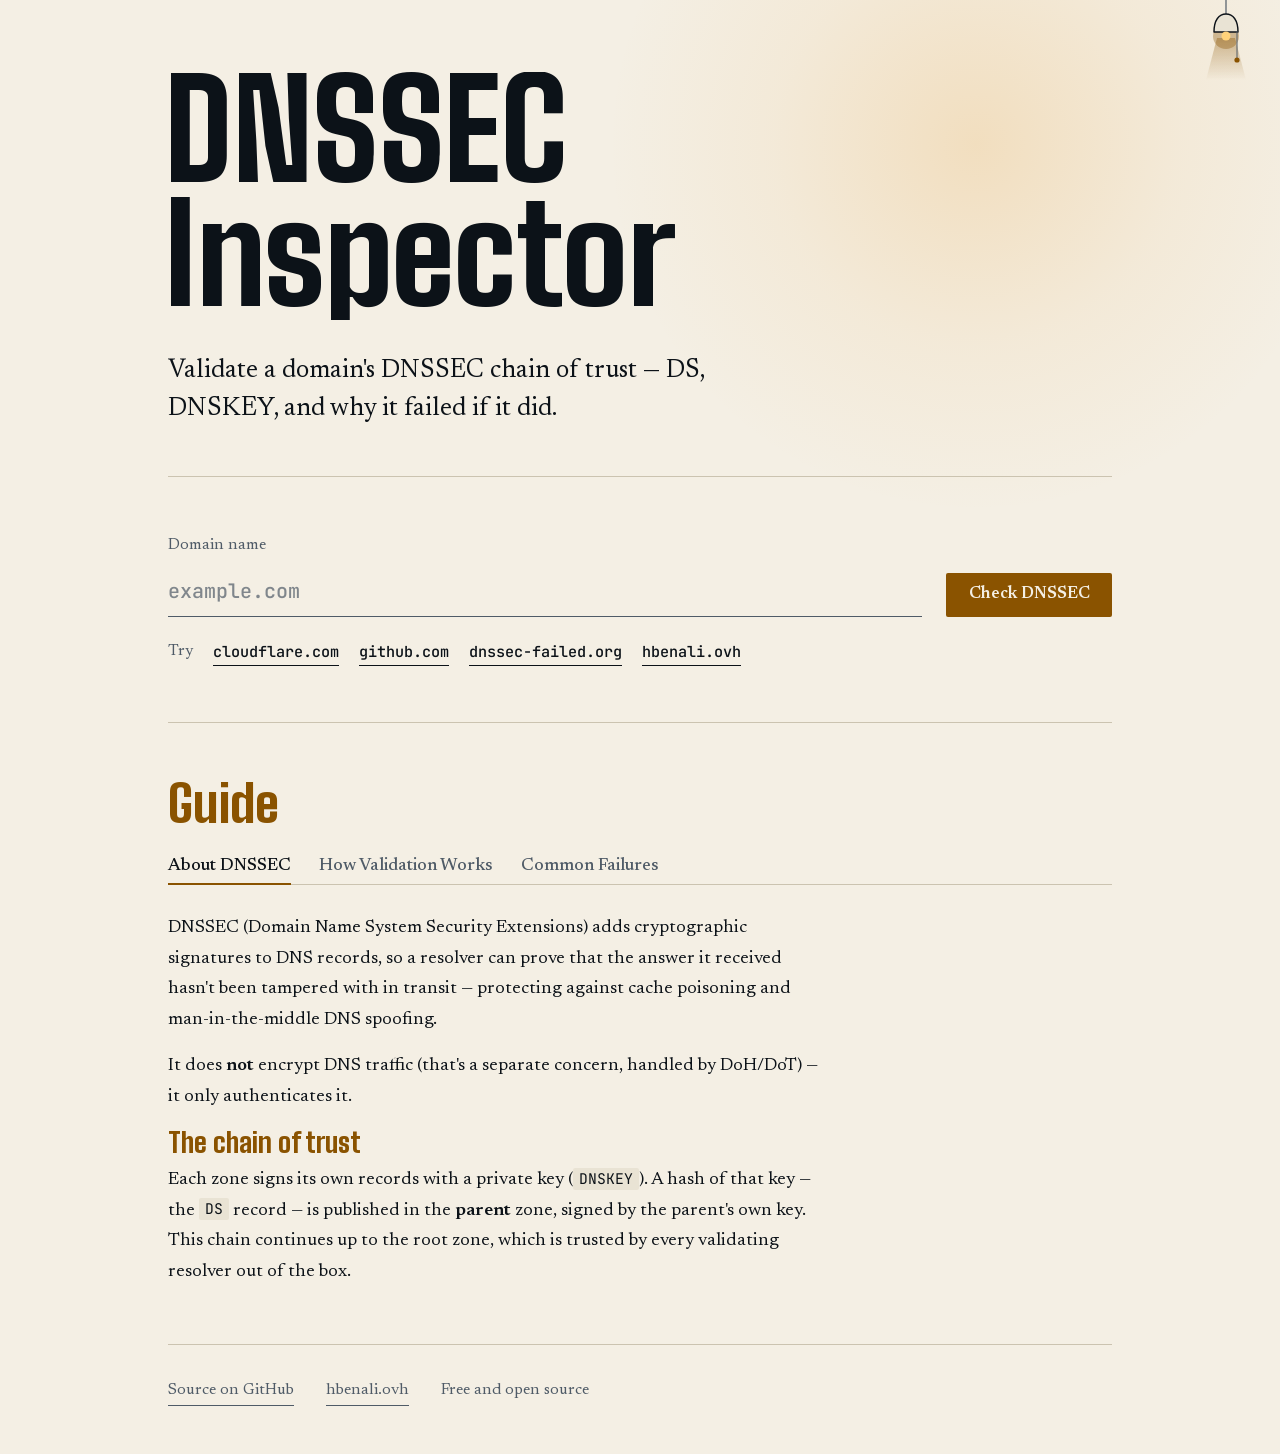
<file: index.html>
<!DOCTYPE html>
<html lang="en">
<head>
    <meta charset="UTF-8">
    <meta name="viewport" content="width=device-width, initial-scale=1.0">
    <title>DNSSEC Inspector — Chain of Trust Validator</title>

    <!-- SEO -->
    <meta name="description" content="Free DNSSEC validator. Check whether a domain's DNSSEC chain of trust is signed and valid, inspect its DS and DNSKEY records, and see exactly why validation failed if it did.">
    <meta name="keywords" content="DNSSEC, DNSSEC checker, DS record, DNSKEY, chain of trust, RRSIG, DNS security, domain validation">
    <meta name="author" content="Houssem Ben Ali">
    <meta name="robots" content="index, follow">
    <link rel="canonical" href="https://dnssec.hbenali.ovh/">

    <!-- Security (static hosting: no custom HTTP headers, so CSP/referrer are set here; X-Frame-Options/X-Content-Type-Options need a real header and aren't achievable via meta) -->
    <meta http-equiv="Content-Security-Policy" content="default-src 'self'; script-src 'self' 'unsafe-inline'; style-src 'self' 'unsafe-inline'; font-src 'self'; img-src 'self' data:; connect-src 'self' https://dns.google; object-src 'none'; base-uri 'self'; form-action 'self'">
    <meta name="referrer" content="strict-origin-when-cross-origin">

    <!-- Open Graph -->
    <meta property="og:type" content="website">
    <meta property="og:title" content="DNSSEC Inspector — Chain of Trust Validator">
    <meta property="og:description" content="Check whether a domain's DNSSEC chain of trust is signed and valid, inspect its DS and DNSKEY records, and see exactly why validation failed if it did.">
    <meta property="og:url" content="https://dnssec.hbenali.ovh/">
    <meta property="og:site_name" content="DNSSEC Inspector">
    <meta property="og:locale" content="en_US">
    <meta property="og:image" content="https://dnssec.hbenali.ovh/icon-512.png">

    <!-- Twitter Card -->
    <meta name="twitter:card" content="summary">
    <meta name="twitter:title" content="DNSSEC Inspector — Chain of Trust Validator">
    <meta name="twitter:description" content="Check whether a domain's DNSSEC chain of trust is signed and valid, inspect its DS and DNSKEY records, and see exactly why validation failed if it did.">
    <meta name="twitter:image" content="https://dnssec.hbenali.ovh/icon-512.png">

    <!-- Favicon -->
    <link rel="icon" type="image/svg+xml" href="/favicon.svg">
    <link rel="alternate icon" href="/favicon.ico">
    <link rel="apple-touch-icon" href="/apple-touch-icon.png">
    <meta name="color-scheme" content="dark light">
    <meta name="theme-color" content="#0c1218" media="(prefers-color-scheme: dark)">
    <meta name="theme-color" content="#f4efe4" media="(prefers-color-scheme: light)">
    <link rel="manifest" href="/manifest.json">
    <meta name="mobile-web-app-capable" content="yes">
    <meta name="apple-mobile-web-app-capable" content="yes">
    <meta name="apple-mobile-web-app-status-bar-style" content="black-translucent">
    <meta name="apple-mobile-web-app-title" content="DNSSEC Inspector">

    <!-- dns.google is only hit on-demand after a lookup -->
    <link rel="dns-prefetch" href="https://dns.google">

    <!-- Structured data -->
    <script type="application/ld+json">
    {
        "@context": "https://schema.org",
        "@graph": [
            {
                "@type": "WebSite",
                "url": "https://dnssec.hbenali.ovh/",
                "name": "DNSSEC Inspector",
                "description": "Free DNSSEC chain-of-trust validator.",
                "potentialAction": {
                    "@type": "SearchAction",
                    "target": "https://dnssec.hbenali.ovh/?domain={search_term_string}",
                    "query-input": "required name=search_term_string"
                }
            },
            {
                "@type": "WebApplication",
                "name": "DNSSEC Inspector",
                "url": "https://dnssec.hbenali.ovh/",
                "applicationCategory": "UtilitiesApplication",
                "operatingSystem": "Any",
                "description": "Check whether a domain's DNSSEC chain of trust is signed and valid, inspect DS and DNSKEY records, and see why validation failed if it did.",
                "offers": { "@type": "Offer", "price": "0", "priceCurrency": "USD" }
            }
        ]
    }
    </script>

    <link rel="preload" as="font" type="font/woff2" href="/fonts/big-shoulders-latin-wght.woff2" crossorigin>
    <link rel="preload" as="font" type="font/woff2" href="/fonts/newsreader-latin-wght.woff2" crossorigin>
    <script src="/theme.js"></script>
    <link rel="stylesheet" href="/site.css?v=5">
</head>
<body>
    <header class="hero wrap">
        <h1 class="display"><span class="line"><span>DNSSEC</span></span><span class="line"><span>Inspector</span></span></h1>
        <p class="lead">Validate a domain's DNSSEC chain of trust — DS, DNSKEY, and why it failed if it did.</p>
    </header>

    <main>
        <section class="block wrap lookup" aria-labelledby="lookup-h">
            <h2 id="lookup-h" class="sr-only">Check a domain</h2>
            <form id="lookupForm">
                <label for="domainInput">Domain name</label>
                <div class="lookup-row">
                    <div class="field">
                        <input type="text" id="domainInput" placeholder="example.com" autocomplete="off" spellcheck="false" required>
                    </div>
                    <button type="submit" id="lookupBtn" class="btn">Check DNSSEC</button>
                </div>
            </form>
            <div class="examples">
                <span>Try</span>
                <button type="button" data-domain="cloudflare.com">cloudflare.com</button>
                <button type="button" data-domain="github.com">github.com</button>
                <button type="button" data-domain="dnssec-failed.org">dnssec-failed.org</button>
                <button type="button" data-domain="hbenali.ovh">hbenali.ovh</button>
            </div>
        </section>

        <div id="feedback" class="wrap hidden" role="status" aria-live="polite"></div>

        <section id="results" class="block wrap out hidden" aria-live="polite"></section>

        <section class="block wrap" aria-labelledby="guide-h">
            <h2 id="guide-h">Guide</h2>
            <div class="guide-tabs">
                <button type="button" class="guide-tab active" data-panel="about">About DNSSEC</button>
                <button type="button" class="guide-tab" data-panel="howworks">How Validation Works</button>
                <button type="button" class="guide-tab" data-panel="issues">Common Failures</button>
            </div>
            <div class="guide-panel active" id="panel-about">
                <p>DNSSEC (Domain Name System Security Extensions) adds cryptographic signatures to DNS records, so a resolver can prove that the answer it received hasn't been tampered with in transit — protecting against cache poisoning and man-in-the-middle DNS spoofing.</p>
                <p>It does <strong>not</strong> encrypt DNS traffic (that's a separate concern, handled by DoH/DoT) — it only authenticates it.</p>
                <h3>The chain of trust</h3>
                <p>Each zone signs its own records with a private key (<code>DNSKEY</code>). A hash of that key — the <code>DS</code> record — is published in the <strong>parent</strong> zone, signed by the parent's own key. This chain continues up to the root zone, which is trusted by every validating resolver out of the box.</p>
            </div>

            <div class="guide-panel" id="panel-howworks">
                <p>This tool asks Google's public resolver (<code>dns.google</code>, DNSSEC-aware) to look up the domain and reports its own <code>AD</code> (Authenticated Data) flag — the same signal your ISP's or browser's resolver relies on.</p>
                <h3>Records checked</h3>
                <p><code>DS</code> — published in the parent zone; its presence is what makes a domain "signed" at all.</p>
                <p><code>DNSKEY</code> — the zone's own public keys: a Key Signing Key (KSK, flag 257) and usually a Zone Signing Key (ZSK, flag 256).</p>
                <p><code>RRSIG</code> — the actual signature attached to each signed record set, included inline when a lookup is made with the DNSSEC OK bit set.</p>
            </div>

            <div class="guide-panel" id="panel-issues">
                <h3>Not signed</h3>
                <p>No <code>DS</code> record exists at the parent zone. This is the default for most domains — DNSSEC is opt-in, not a failure by itself.</p>
                <h3>Validation failed (bogus)</h3>
                <p>A <code>DS</code> record exists, but the signature doesn't check out — usually a stale <code>DS</code> left after rotating <code>DNSKEY</code>s, an expired <code>RRSIG</code>, or a registrar/DNS-host misconfiguration. Browsers and resolvers that enforce DNSSEC will refuse to resolve the domain at all until this is fixed.</p>
                <h3>Expired signatures</h3>
                <p><code>RRSIG</code> records carry validity windows. If a zone stops re-signing (e.g. an automation job breaks), everything downstream starts failing validation once the signatures expire — a common self-inflicted outage.</p>
            </div>
        </section>
    </main>

    <footer class="foot wrap">
        <div>
            <a href="https://github.com/hbenali/dnssec-inspector-web" target="_blank" rel="noopener">Source on GitHub<span class="sr-only"> (opens in a new tab)</span></a>
            <a href="https://hbenali.ovh" target="_blank" rel="noopener noreferrer">hbenali.ovh<span class="sr-only"> (opens in a new tab)</span></a>
            <span>Free and open source</span>
        </div>
    </footer>

    <script>
    (function () {
        'use strict';

        const lookupForm = document.getElementById('lookupForm');
        const domainInput = document.getElementById('domainInput');
        const feedback = document.getElementById('feedback');
        const results = document.getElementById('results');

        // ---------- Guide tabs ----------
        document.querySelectorAll('.guide-tab').forEach((tab) => {
            tab.addEventListener('click', () => {
                document.querySelectorAll('.guide-tab').forEach((t) => t.classList.remove('active'));
                document.querySelectorAll('.guide-panel').forEach((p) => p.classList.remove('active'));
                tab.classList.add('active');
                document.getElementById('panel-' + tab.dataset.panel).classList.add('active');
            });
        });

        // ---------- Examples ----------
        document.querySelectorAll('.examples button').forEach((a) => {
            a.addEventListener('click', () => {
                domainInput.value = a.dataset.domain;
                runLookup(a.dataset.domain);
            });
        });

        // ---------- Domain extraction & URL param ----------
        function extractDomain(input) {
            try {
                if (!input.startsWith('http://') && !input.startsWith('https://')) {
                    input = 'https://' + input;
                }
                return new URL(input).hostname;
            } catch {
                return input.replace(/^https?:\/\//, '').split('/')[0].trim();
            }
        }

        function getQueryParam(name) {
            return new URLSearchParams(window.location.search).get(name);
        }

        lookupForm.addEventListener('submit', function (e) {
            e.preventDefault();
            const raw = domainInput.value.trim();
            if (!raw) return;
            const domain = extractDomain(raw);
            domainInput.value = domain;
            runLookup(domain);
        });

        const domainParam = getQueryParam('domain');
        if (domainParam) {
            const normalized = extractDomain(domainParam);
            domainInput.value = normalized;
            runLookup(normalized);
        }

        // ---------- DNS-over-HTTPS ----------
        async function doh(name, type) {
            const url = `https://dns.google/resolve?name=${encodeURIComponent(name)}&type=${type}&do=1`;
            const res = await fetch(url);
            if (!res.ok) throw new Error(`DNS query failed (HTTP ${res.status})`);
            return res.json();
        }

        const DS_DIGEST_NAMES = { 1: 'SHA-1', 2: 'SHA-256', 3: 'GOST R 34.11-94', 4: 'SHA-384' };
        const ALGO_NAMES = {
            5: 'RSA/SHA-1', 7: 'RSASHA1-NSEC3-SHA1', 8: 'RSA/SHA-256', 10: 'RSA/SHA-512',
            13: 'ECDSA P-256/SHA-256', 14: 'ECDSA P-384/SHA-384', 15: 'Ed25519', 16: 'Ed448'
        };

        const EDE_MESSAGES = {
            1: 'Unsupported DNSKEY algorithm', 2: 'Unsupported DS digest type',
            6: 'DNSSEC bogus (signature verification failed)', 7: 'Signature expired',
            8: 'Signature not yet valid', 9: 'DNSKEY missing that matches a DS record',
            10: 'RRSIGs missing', 11: 'No zone key found for the signed record',
            12: 'NSEC missing', 23: 'Unsupported NSEC3 iteration count'
        };

        function escapeHtml(str) {
            if (!str) return '';
            return String(str).replace(/[&<>"]/g, (m) => ({
                '&': '&amp;', '<': '&lt;', '>': '&gt;', '"': '&quot;'
            }[m]));
        }

        function parseDnskey(data) {
            const parts = data.split(' ');
            const flags = parseInt(parts[0], 10);
            const algo = parseInt(parts[2], 10);
            return {
                role: flags === 257 ? 'KSK' : flags === 256 ? 'ZSK' : `flags ${flags}`,
                algo: ALGO_NAMES[algo] || `algorithm ${algo}`,
                raw: data
            };
        }

        function parseDs(data) {
            const parts = data.split(' ');
            const keyTag = parts[0];
            const algo = parseInt(parts[1], 10);
            const digestType = parseInt(parts[2], 10);
            return {
                keyTag,
                algo: ALGO_NAMES[algo] || `algorithm ${algo}`,
                digestType: DS_DIGEST_NAMES[digestType] || `type ${digestType}`,
                weakDigest: digestType === 1,
                raw: data
            };
        }

        function renderVerdict(kind, title, detail) {
            return `
                <div class="verdict ${kind}">
                    <div class="title">${escapeHtml(title)}</div>
                    <div class="detail">${detail}</div>
                </div>
            `;
        }

        async function runLookup(domain) {
            feedback.innerHTML = '<span class="spinner" aria-hidden="true"></span>Checking DNSSEC for ' + escapeHtml(domain) + '...';
            feedback.classList.remove('hidden');
            results.classList.add('hidden');
            results.innerHTML = '';

            try {
                const [dsRes, dnskeyRes] = await Promise.all([
                    doh(domain, 'DS'),
                    doh(domain, 'DNSKEY')
                ]);

                const dsRecords = (dsRes.Answer || []).filter((r) => r.type === 43).map((r) => parseDs(r.data));
                const dnskeyRecords = (dnskeyRes.Answer || []).filter((r) => r.type === 48).map((r) => parseDnskey(r.data));

                const signed = dsRecords.length > 0;
                const validated = dnskeyRes.AD === true;
                const failed = signed && dnskeyRes.Status === 2;

                const edeCodes = (dnskeyRes.extended_dns_errors || dsRes.extended_dns_errors || [])
                    .map((e) => EDE_MESSAGES[e.info_code] || e.extra_text || `error ${e.info_code}`);

                let verdictHtml;
                if (!signed) {
                    verdictHtml = renderVerdict('neutral', 'Not signed',
                        `${escapeHtml(domain)} has no DS record at its parent zone — it isn't using DNSSEC. This is the default for most domains, not necessarily a problem.`);
                } else if (validated) {
                    verdictHtml = renderVerdict('good', 'DNSSEC validated',
                        `The chain of trust from the root down to ${escapeHtml(domain)} checks out. A DNSSEC-aware resolver will accept its answers as authentic.`);
                } else if (failed) {
                    const reason = edeCodes.length ? escapeHtml(edeCodes.join('; ')) : 'signature verification failed';
                    verdictHtml = renderVerdict('bad', 'DNSSEC validation FAILED',
                        `${escapeHtml(domain)} publishes a DS record, but the chain does not validate (${reason}). A DNSSEC-enforcing resolver will refuse to resolve this domain at all.`);
                } else {
                    verdictHtml = renderVerdict('neutral', 'Indeterminate',
                        `${escapeHtml(domain)} has a DS record, but the validating resolver did not set the authenticated flag. Try again, or check with a second resolver.`);
                }

                let html = verdictHtml;

                html += '<div class="section-title">DS records (parent zone)</div>';
                if (dsRecords.length) {
                    html += '<ul class="record-list">' + dsRecords.map((d) => `
                        <li class="record-item"><span class="tag">DS</span><span>Key tag ${escapeHtml(d.keyTag)}</span><span>${escapeHtml(d.algo)}</span><span>digest ${escapeHtml(d.digestType)}</span>${d.weakDigest ? '<span class="note">Warning: deprecated digest</span>' : ''}</li>
                    `).join('') + '</ul>';
                } else {
                    html += '<p class="empty-note">No DS records found.</p>';
                }

                html += '<div class="section-title">DNSKEY records (zone)</div>';
                if (dnskeyRecords.length) {
                    html += '<ul class="record-list">' + dnskeyRecords.map((k) => `
                        <li class="record-item"><span class="tag">${escapeHtml(k.role)}</span>${escapeHtml(k.algo)}</li>
                    `).join('') + '</ul>';
                } else {
                    html += '<p class="empty-note">No DNSKEY records found.</p>';
                }

                const rawId = 'raw-' + Math.random().toString(36).slice(2);
                html += `<button type="button" class="raw-toggle" data-target="${rawId}">Show raw DNS responses</button>`;
                html += `<pre class="raw-json hidden" id="${rawId}">${escapeHtml(JSON.stringify({ ds: dsRes, dnskey: dnskeyRes }, null, 2))}</pre>`;

                results.innerHTML = html;
                results.classList.remove('hidden');

                const rawToggle = results.querySelector('.raw-toggle');
                rawToggle.addEventListener('click', () => {
                    const pre = document.getElementById(rawToggle.dataset.target);
                    const show = pre.classList.toggle('hidden');
                    rawToggle.textContent = show ? 'Show raw DNS responses' : 'Hide raw DNS responses';
                });

            } catch (err) {
                results.innerHTML = renderVerdict('bad', 'Lookup failed', escapeHtml(err.message));
                results.classList.remove('hidden');
            } finally {
                feedback.classList.add('hidden');
            }
        }

        if ('serviceWorker' in navigator) {
            navigator.serviceWorker.register('/sw.js');
        }
    })();
    </script>
</body>
</html>
</file>
<file: site.css>
/* DNSSEC Inspector: dark editorial, shared with hbenali.ovh. Fonts are self-hosted (see fonts/README.md). */

@font-face { font-family: 'Big Shoulders'; font-style: normal; font-weight: 600 900; font-display: swap; src: url('/fonts/big-shoulders-latin-wght.woff2') format('woff2'); }
@font-face { font-family: 'Newsreader'; font-style: normal; font-weight: 200 800; font-display: swap; src: url('/fonts/newsreader-latin-wght.woff2') format('woff2'); }
@font-face { font-family: 'Newsreader'; font-style: italic; font-weight: 200 800; font-display: swap; src: url('/fonts/newsreader-italic-latin-wght.woff2') format('woff2'); }
@font-face { font-family: 'JetBrains Mono'; font-style: normal; font-weight: 100 800; font-display: swap; src: url('/fonts/jetbrains-mono-latin-wght.woff2') format('woff2'); }

:root {
    --ink: #0c1218;
    --slate: #17212b;
    --line: #263341;
    --bone: #e7e1d3;
    --mist: #8e9aa6;
    --sodium: #e9a23b;
    --verdigris: #5db7a0;
    --fail: #e5776f;
    --glow: rgba(233, 162, 59, 0.2);
    --glow-soft: rgba(233, 162, 59, 0.06);
    --wash: rgba(23, 33, 43, 0.6);

    --display: 'Big Shoulders', 'Arial Narrow', Impact, sans-serif;
    --serif: 'Newsreader', Georgia, serif;
    --mono: 'JetBrains Mono', ui-monospace, monospace;

    --gutter: clamp(1.5rem, 4vw, 2.5rem);
    color-scheme: dark;
}

/* Light: follows the system setting until the lamp (theme.js) is used. Dark above is the default and the identity.
   Contrast on --ink (page) / --slate (surface): text 16:1, muted 6.0/5.4, accent 5.5/4.9, ok 5.2/4.7, fail 5.7/5.1. */
@media (prefers-color-scheme: light) {
    :root:not([data-theme="dark"]) {
        --ink: #f4efe4;
        --slate: #e9e3d4;
        --line: #cbc3b0;
        --bone: #0c1218;
        --mist: #4f5b67;
        --sodium: #8a5300;
        --verdigris: #1b7058;
        --fail: #b3261e;
        --glow: rgba(233, 162, 59, 0.22);
        --glow-soft: rgba(233, 162, 59, 0.07);
        --wash: rgba(233, 227, 212, 0.7);
        color-scheme: light;
    }
}
:root[data-theme="light"] {
    --ink: #f4efe4;
    --slate: #e9e3d4;
    --line: #cbc3b0;
    --bone: #0c1218;
    --mist: #4f5b67;
    --sodium: #8a5300;
    --verdigris: #1b7058;
    --fail: #b3261e;
    --glow: rgba(233, 162, 59, 0.22);
    --glow-soft: rgba(233, 162, 59, 0.07);
    --wash: rgba(233, 227, 212, 0.7);
    color-scheme: light;
}

*, *::before, *::after { box-sizing: border-box; margin: 0; padding: 0; }

html { background: var(--ink); overflow-x: clip; }

body {
    overflow-x: clip;
    min-height: 100vh;
    background: var(--ink);
    color: var(--bone);
    font-family: var(--serif);
    font-size: 1.125rem;
    line-height: 1.7;
    font-optical-sizing: auto;
    -webkit-font-smoothing: antialiased;
    text-rendering: optimizeLegibility;
}

::selection { background: var(--sodium); color: var(--ink); }
:focus-visible { outline: 2px solid var(--sodium); outline-offset: 4px; border-radius: 2px; }

a { color: inherit; }
ul { list-style: none; }
strong { font-weight: 600; }
[hidden], .hidden { display: none !important; }
.sr-only { position: absolute; width: 1px; height: 1px; overflow: hidden; clip-path: inset(50%); white-space: nowrap; }

.link, footer a {
    text-decoration: none;
    background-image: linear-gradient(currentColor, currentColor);
    background-repeat: no-repeat;
    background-size: 100% 1px;
    background-position: 0 100%;
    padding-bottom: 2px;
    transition: background-size 0.35s cubic-bezier(0.22, 1, 0.36, 1), color 0.2s;
}
.link:hover, .link:focus-visible, footer a:hover, footer a:focus-visible { color: var(--sodium); background-size: 100% 2px; }

.display { font-family: var(--display); font-weight: 800; line-height: 0.86; letter-spacing: -0.01em; }

.wrap { max-width: 64rem; margin: 0 auto; padding-inline: var(--gutter); }

/* Hero */
.hero { position: relative; isolation: isolate; padding-block: 4.5rem 3rem; }
.hero::before {
    content: ''; position: absolute; z-index: -1; top: -14rem; right: -12rem;
    width: min(46rem, 140vw); aspect-ratio: 1; border-radius: 50%;
    background: radial-gradient(closest-side, var(--glow), var(--glow-soft) 55%, transparent);
    pointer-events: none;
}
.hero h1 { font-size: clamp(3.4rem, 13vw, 8.5rem); margin-left: -0.03em; }
.hero h1 .line { display: block; overflow: hidden; padding-bottom: 0.05em; }
.hero h1 .line > span { display: block; animation: rise 1.1s cubic-bezier(0.16, 1, 0.3, 1) both; }
.hero h1 .line:nth-child(2) > span { animation-delay: 0.13s; }
.hero .lead { margin-top: 2rem; max-width: 38ch; font-size: clamp(1.25rem, 2.4vw, 1.6rem); line-height: 1.5; animation: fade 0.9s 0.5s both; }

@keyframes rise { from { transform: translateY(108%); } }
@keyframes fade { from { opacity: 0; transform: translateY(12px); } }

/* Sections */
.block { position: relative; padding-block: 3.5rem; }
.block::before { content: ''; position: absolute; top: 0; left: var(--gutter); right: var(--gutter); height: 1px; background: var(--line); }
.block h2 { font-family: var(--display); font-weight: 800; font-size: clamp(2.2rem, 5vw, 3.2rem); line-height: 1; color: var(--sodium); margin-bottom: 1.25rem; }
.block h3 { font-family: var(--display); font-weight: 800; font-size: 1.7rem; line-height: 1.05; color: var(--sodium); margin: 1.75rem 0 0.5rem; }
.block h3:first-child { margin-top: 0; }

/* Lookup form */
.lookup label { display: block; color: var(--mist); font-size: 1rem; margin-bottom: 0.4rem; }
.lookup-row { display: flex; align-items: flex-end; gap: 1.5rem; }
.field { flex: 1; min-width: 0; display: flex; border-bottom: 1px solid var(--mist); transition: border-color 0.2s; }
.field:focus-within { border-color: var(--sodium); }
.field input {
    flex: 1; min-width: 0; background: none; border: 0; outline: 0; color: var(--bone);
    font: 500 1.25rem/1 var(--mono); padding: 0.75rem 0;
}
.field input::placeholder { color: var(--mist); opacity: 0.7; }
.btn {
    background: var(--sodium); color: var(--ink); border: 0; border-radius: 2px; cursor: pointer;
    font: 600 1.05rem/1 var(--serif); padding: 0.85rem 1.4rem; white-space: nowrap;
    transition: background-color 0.2s, transform 0.2s;
}
.btn:hover, .btn:focus-visible { background: var(--bone); transform: translateY(-2px); }
.btn:active { transform: translateY(0); }
.examples { margin-top: 1.25rem; color: var(--mist); display: flex; flex-wrap: wrap; align-items: center; gap: 0.25rem 1.25rem; font-size: 1rem; }
.examples button {
    background: none; border: 0; cursor: pointer; color: var(--bone); font: 500 0.95rem var(--mono);
    padding: 0.25rem 0; background-image: linear-gradient(currentColor, currentColor); background-repeat: no-repeat;
    background-size: 100% 1px; background-position: 0 100%; transition: color 0.2s, background-size 0.35s;
}
.examples button:hover { color: var(--sodium); background-size: 100% 2px; }

/* Feedback and results */
.out { padding-top: 0; }
.out::before { display: none; }
.spinner {
    display: inline-block; width: 1rem; height: 1rem; border: 2px solid var(--sodium); border-top-color: transparent;
    border-radius: 50%; animation: spin 0.7s linear infinite; vertical-align: -0.15em; margin-right: 0.6rem;
}
@keyframes spin { to { transform: rotate(360deg); } }
#feedback { color: var(--mist); padding-block: 0 2rem; overflow-wrap: anywhere; }

.verdict { border-top: 1px solid var(--line); border-left: 4px solid var(--mist); padding: 1.5rem 0 1.5rem 1.25rem; margin-bottom: 1.5rem; }
.verdict.good { border-left-color: var(--verdigris); }
.verdict.warn { border-left-color: var(--sodium); }
.verdict.bad { border-left-color: var(--fail); }
.verdict .title { font-family: var(--display); font-weight: 800; font-size: clamp(2.2rem, 6vw, 3.4rem); line-height: 0.95; }
.verdict.good .title { color: var(--verdigris); }
.verdict.warn .title { color: var(--sodium); }
.verdict.bad .title { color: var(--fail); }
.verdict .detail { margin-top: 0.75rem; max-width: 62ch; overflow-wrap: anywhere; }

.section-title { font-family: var(--display); font-weight: 800; font-size: 1.7rem; line-height: 1.05; color: var(--sodium); margin: 2rem 0 0.75rem; }
.record-list li {
    border-top: 1px solid var(--line); padding: 0.75rem 0; font: 0.9rem/1.7 var(--mono);
    display: flex; flex-wrap: wrap; gap: 0.1rem 1.5rem; overflow-wrap: anywhere;
}
.record-list li:last-child { border-bottom: 1px solid var(--line); }
.record-item .tag { font-weight: 700; color: var(--sodium); min-width: 3.5rem; }
.record-item .note { color: var(--sodium); }
.empty-note { color: var(--mist); font-style: italic; }

.raw-toggle {
    margin-top: 1.5rem; background: none; border: 0; cursor: pointer; color: var(--bone); font: inherit; font-size: 1rem;
    padding: 0.25rem 0; background-image: linear-gradient(currentColor, currentColor); background-repeat: no-repeat;
    background-size: 100% 1px; background-position: 0 100%; transition: color 0.2s;
}
.raw-toggle:hover { color: var(--sodium); }
.raw-json {
    margin-top: 1rem; border: 1px solid var(--line); background: var(--wash); border-radius: 2px;
    padding: 1rem 1.25rem; font: 0.8rem/1.7 var(--mono); white-space: pre-wrap; overflow-wrap: anywhere; max-height: 20rem; overflow-y: auto;
}

/* Guide tabs */
.guide-tabs { display: flex; flex-wrap: wrap; gap: 0.25rem 1.75rem; border-bottom: 1px solid var(--line); margin-bottom: 1.75rem; }
.guide-tab {
    background: none; border: 0; border-bottom: 2px solid transparent; margin-bottom: -1px; cursor: pointer;
    color: var(--mist); font: 500 1.1rem var(--serif); padding: 0.5rem 0; transition: color 0.2s, border-color 0.2s;
}
.guide-tab:hover { color: var(--bone); }
.guide-tab.active { color: var(--bone); border-bottom-color: var(--sodium); }
.guide-panel { display: none; max-width: 66ch; }
.guide-panel.active { display: block; }
.guide-panel p + p, .guide-panel p + h3 { margin-top: 1rem; }
.guide-panel code, .detail code { font-family: var(--mono); font-size: 0.82em; background: var(--slate); padding: 0.1em 0.4em; border-radius: 2px; }

footer { color: var(--mist); font-size: 1rem; }
.foot { padding-block: 0 3rem; }
.foot > div { border-top: 1px solid var(--line); padding-top: 2rem; display: flex; flex-wrap: wrap; gap: 0.5rem 2rem; }

/* 404 */
.nf { min-height: 100vh; display: flex; flex-direction: column; justify-content: center; padding-block: 4rem; position: relative; isolation: isolate; overflow: hidden; max-width: none; }
.nf::before {
    content: ''; position: absolute; z-index: -1; top: -12rem; right: -10rem; width: min(40rem, 140vw); aspect-ratio: 1; border-radius: 50%;
    background: radial-gradient(closest-side, var(--glow), var(--glow-soft) 55%, transparent);
}
.nf-code { font-size: clamp(9rem, 34vw, 24rem); color: var(--sodium); }
.nf h1 { font-size: clamp(2.8rem, 7vw, 5rem); margin-top: 0.5rem; }
.nf-lead { margin-top: 1rem; max-width: 40ch; color: var(--mist); font-size: 1.3rem; }
.nf-links { margin-top: 2rem; display: flex; flex-wrap: wrap; gap: 0.75rem 2rem; font-size: 1.25rem; }
.nf-log { margin-top: 3rem; max-width: 44rem; overflow-wrap: anywhere; border: 1px solid var(--line); background: var(--wash); padding: 1.25rem 1.5rem; font: 0.875rem/1.8 var(--mono); border-radius: 2px; }
.nf-log .err { color: var(--sodium); }
.nf-log .dim { color: var(--mist); }

@media (max-width: 36rem) {
    .lookup-row { flex-direction: column; align-items: stretch; gap: 1rem; }
    .field input { font-size: 1.1rem; }
}

@media (prefers-reduced-motion: reduce) {
    *, *::before, *::after { animation-duration: 0.01ms !important; animation-delay: 0s !important; transition-duration: 0.01ms !important; }
}

/* ---- Theme lamp: pull-cord switch (see theme.js). Lamp on = light theme. ---- */
.theme-lamp {
    position: absolute; /* scrolls away with the page; fixed on pages with a fixed bar, see below */
    top: 0;
    inset-inline-end: clamp(0.75rem, 3vw, 2rem);
    z-index: 1000;
    display: block;
    width: 2.75rem;
    height: 5.25rem;
    padding: 0;
    border: 0;
    background: none;
    cursor: pointer;
    -webkit-tap-highlight-color: transparent;
}
/* Pages with a fixed top bar or fixed top-right controls: the lamp stays visible and the bar
   reserves room for it (lamp offset + lamp width + gap), so it never covers a link. */
html:has(.bar-inner) .theme-lamp,
html:has(.controls) .theme-lamp { position: fixed; }
.bar-inner { padding-inline-end: calc(clamp(0.75rem, 3vw, 2rem) + 2.75rem + 0.75rem); }
.controls { right: calc(clamp(0.75rem, 3vw, 2rem) + 2.75rem + 0.75rem); }
.theme-lamp svg { display: block; width: 100%; height: 100%; overflow: visible; pointer-events: none; }
.lamp-wire { stroke: var(--mist); stroke-width: 1.2; }
.lamp-shade { fill: var(--slate); stroke: var(--bone); stroke-width: 1.4; stroke-linejoin: round; }
.lamp-bulb { fill: var(--line); transition: fill 0.4s; }
.lamp-halo { fill: var(--sodium); opacity: 0; transition: opacity 0.5s; }
.lamp-cone { fill: url(#lamp-cone); opacity: 0; transition: opacity 0.5s; }
.lamp-stop-a { stop-color: var(--sodium); stop-opacity: 0.38; }
.lamp-stop-b { stop-color: var(--sodium); stop-opacity: 0; }
.lamp-cord { stroke: var(--mist); stroke-width: 1; }
.lamp-bead { fill: var(--sodium); }
.theme-lamp[data-on="true"] .lamp-bulb { fill: #ffd27a; }
.theme-lamp[data-on="true"] .lamp-halo { opacity: 0.35; }
.theme-lamp[data-on="true"] .lamp-cone { opacity: 1; }
.lamp-swing { transform-box: view-box; transform-origin: 22px 0; animation: lamp-swing 0.9s ease-out; }
.lamp-pull { animation: lamp-pull 0.45s cubic-bezier(0.3, 1.6, 0.5, 1); }
@keyframes lamp-swing { 20% { transform: rotate(-5deg); } 45% { transform: rotate(3.5deg); } 70% { transform: rotate(-1.5deg); } }
@keyframes lamp-pull { 35% { transform: translateY(10px); } }

/* The theme switch is a plain cross-fade of the whole page. */
html.theme-vt::view-transition-old(root) { animation: 0.45s ease both lamp-fade-out; }
html.theme-vt::view-transition-new(root) { animation: 0.45s ease both lamp-fade-in; }
@keyframes lamp-fade-out { to { opacity: 0; } }
@keyframes lamp-fade-in { from { opacity: 0; } }

@media (prefers-reduced-motion: reduce) {
    .lamp-swing, .lamp-pull { animation: none; }
    .lamp-bulb, .lamp-halo, .lamp-cone { transition: none; }
}
</file>
